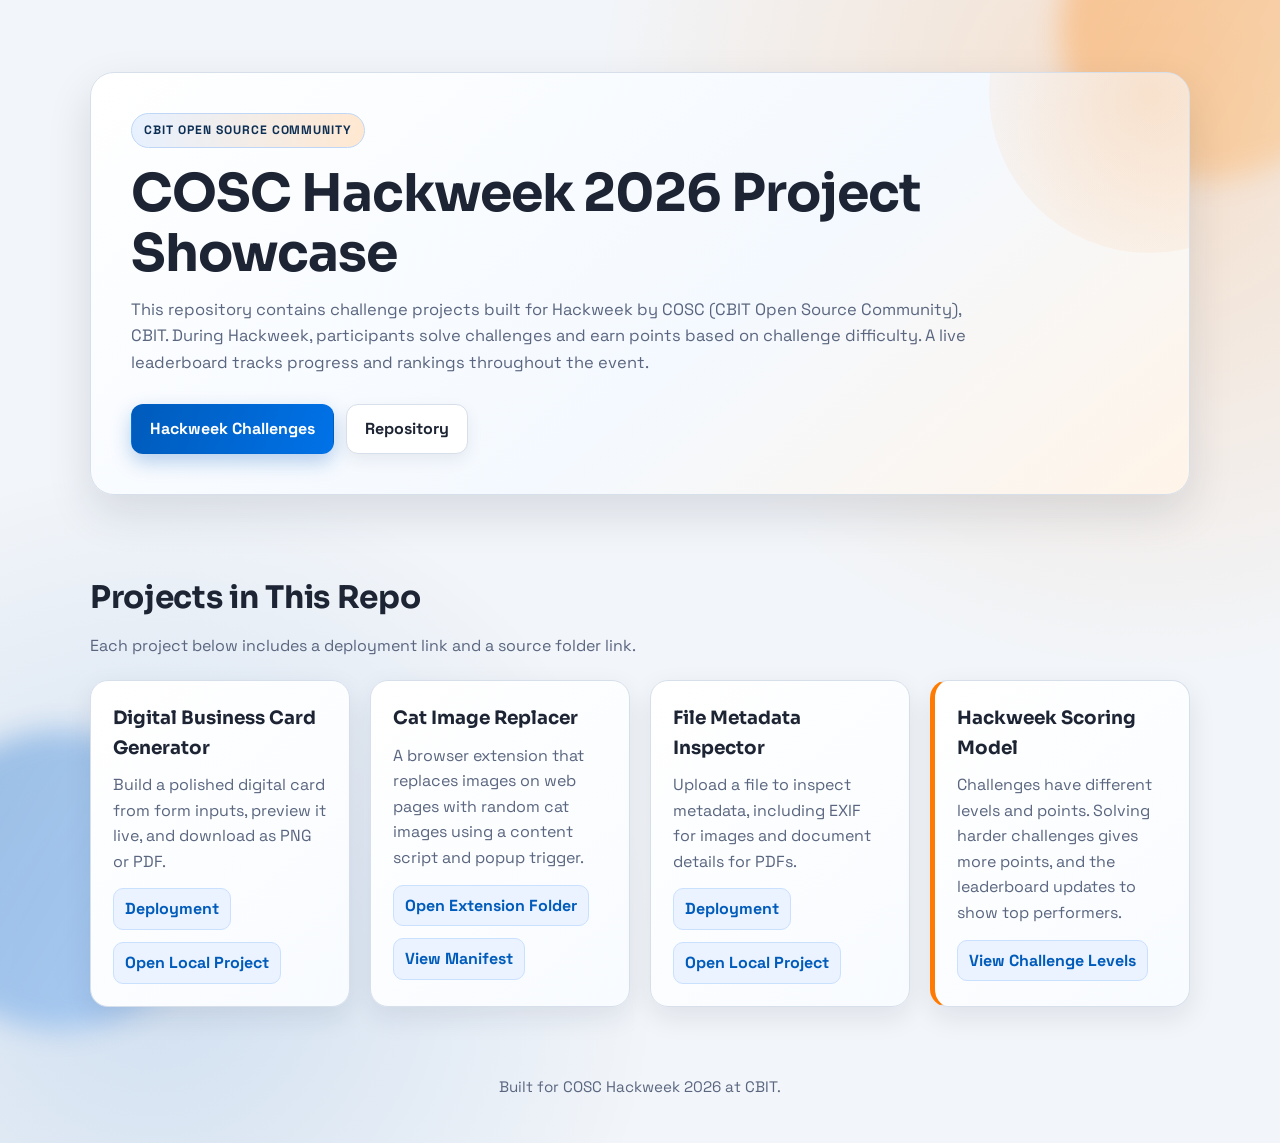
<file: index.html>
<!DOCTYPE html>
<html lang="en">
  <head>
    <meta charset="UTF-8" />
    <meta name="viewport" content="width=device-width, initial-scale=1.0" />
    <title>COSC Hackweek 2026 Projects</title>
    <link rel="preconnect" href="https://fonts.googleapis.com" />
    <link rel="preconnect" href="https://fonts.gstatic.com" crossorigin />
    <link
      href="https://fonts.googleapis.com/css2?family=Space+Grotesk:wght@400;500;700&family=Sora:wght@500;600;700&display=swap"
      rel="stylesheet"
    />
    <style>
      :root {
        --bg: #f2f5f9;
        --surface: #ffffff;
        --surface-tint: #f8fbff;
        --text: #1d2433;
        --muted: #5a667f;
        --accent: #005bbb;
        --accent-soft: #eaf3ff;
        --accent-2: #ff7a00;
        --border: #d7dfeb;
        --shadow-lg: 0 18px 45px rgba(20, 33, 61, 0.12);
        --shadow-md: 0 10px 28px rgba(20, 33, 61, 0.09);
      }

      * {
        box-sizing: border-box;
      }

      body {
        margin: 0;
        font-family: "Space Grotesk", "Segoe UI", Tahoma, Geneva, Verdana, sans-serif;
        color: var(--text);
        background:
          radial-gradient(circle at 90% 10%, rgba(255, 122, 0, 0.18), transparent 36%),
          radial-gradient(circle at 12% 85%, rgba(0, 91, 187, 0.14), transparent 34%),
          var(--bg);
        line-height: 1.6;
        min-height: 100vh;
        overflow-x: hidden;
      }

      body::before,
      body::after {
        content: "";
        position: fixed;
        width: 300px;
        height: 300px;
        border-radius: 50%;
        z-index: -1;
        filter: blur(14px);
        opacity: 0.33;
      }

      body::before {
        top: -120px;
        right: -80px;
        background: linear-gradient(120deg, #ff7a00, #ffba66);
      }

      body::after {
        bottom: -130px;
        left: -90px;
        background: linear-gradient(120deg, #005bbb, #5fa6ff);
      }

      .container {
        width: min(1100px, 92%);
        margin: 0 auto;
      }

      header {
        padding: 72px 0 26px;
      }

      .hero {
        position: relative;
        overflow: hidden;
        background: linear-gradient(140deg, #ffffff, #f4f9ff 58%, #fff4e8);
        border: 1px solid var(--border);
        border-radius: 24px;
        box-shadow: var(--shadow-lg);
        padding: 40px;
      }

      .hero::after {
        content: "";
        position: absolute;
        width: 320px;
        height: 320px;
        border-radius: 50%;
        background: radial-gradient(circle, rgba(255, 122, 0, 0.18), rgba(255, 122, 0, 0));
        right: -120px;
        top: -140px;
        pointer-events: none;
      }

      .badge {
        display: inline-block;
        font-size: 0.76rem;
        letter-spacing: 0.08em;
        text-transform: uppercase;
        color: #0d2f54;
        background: linear-gradient(90deg, #e7f1ff, #ffe8d1);
        border-radius: 999px;
        border: 1px solid #bfd6f7;
        padding: 7px 12px;
        margin-bottom: 16px;
        font-weight: 700;
      }

      h1 {
        font-family: "Sora", "Space Grotesk", sans-serif;
        font-size: clamp(2rem, 4.6vw, 3.25rem);
        line-height: 1.14;
        margin: 0 0 14px;
        letter-spacing: -0.02em;
      }

      .hero p {
        max-width: 76ch;
        color: var(--muted);
        margin: 0;
        font-size: 1.03rem;
      }

      .hero-links {
        margin-top: 28px;
        display: flex;
        flex-wrap: wrap;
        gap: 12px;
      }

      .btn {
        display: inline-block;
        text-decoration: none;
        font-weight: 700;
        border-radius: 12px;
        padding: 11px 18px;
        border: 1px solid transparent;
        transition: transform 0.2s ease, box-shadow 0.2s ease, background 0.2s ease;
      }

      .btn-primary {
        color: #ffffff;
        background: linear-gradient(110deg, var(--accent), #0072e8);
        box-shadow: 0 8px 20px rgba(0, 91, 187, 0.28);
      }

      .btn-secondary {
        color: var(--text);
        background: var(--surface);
        border-color: var(--border);
        box-shadow: 0 6px 16px rgba(20, 33, 61, 0.08);
      }

      .btn:hover {
        transform: translateY(-2px);
      }

      main {
        padding: 22px 0 58px;
      }

      section {
        margin-top: 30px;
      }

      h2 {
        margin: 0 0 10px;
        font-family: "Sora", "Space Grotesk", sans-serif;
        font-size: clamp(1.35rem, 2.6vw, 1.95rem);
        letter-spacing: -0.01em;
      }

      .section-intro {
        color: var(--muted);
        margin: 0 0 22px;
      }

      .grid {
        display: grid;
        grid-template-columns: repeat(auto-fit, minmax(260px, 1fr));
        gap: 20px;
      }

      .card {
        background: linear-gradient(140deg, var(--surface), var(--surface-tint));
        border: 1px solid var(--border);
        border-radius: 18px;
        box-shadow: var(--shadow-md);
        padding: 22px;
        transition: transform 0.22s ease, box-shadow 0.22s ease, border-color 0.22s ease;
      }

      .card:hover {
        transform: translateY(-6px);
        box-shadow: 0 18px 40px rgba(20, 33, 61, 0.16);
        border-color: #c3d5ee;
      }

      .card h3 {
        margin-top: 0;
        margin-bottom: 10px;
        font-family: "Sora", "Space Grotesk", sans-serif;
        font-size: 1.15rem;
      }

      .card p {
        margin: 0 0 14px;
        color: var(--muted);
      }

      .card-links {
        display: flex;
        gap: 12px;
        flex-wrap: wrap;
      }

      .card-links a {
        text-decoration: none;
        font-weight: 700;
        color: var(--accent);
        background: var(--accent-soft);
        border: 1px solid #cae0ff;
        border-radius: 10px;
        padding: 7px 11px;
        transition: background 0.2s ease, transform 0.2s ease;
      }

      .card-links a:hover {
        background: #dcecff;
        transform: translateY(-1px);
      }

      .points-box {
        border-left: 5px solid var(--accent-2);
      }

      footer {
        padding: 10px 0 44px;
        color: var(--muted);
        font-size: 0.95rem;
        text-align: center;
      }

      @media (max-width: 800px) {
        header {
          padding-top: 56px;
        }

        .hero {
          padding: 30px;
        }

        .hero p {
          font-size: 0.99rem;
        }
      }

      @media (max-width: 640px) {
        .hero {
          padding: 24px;
        }

        .hero-links,
        .card-links {
          gap: 10px;
        }

        .btn,
        .card-links a {
          width: 100%;
          text-align: center;
        }
      }
    </style>
  </head>
  <body>
    <header>
      <div class="container">
        <div class="hero">
          <span class="badge">CBIT Open Source Community</span>
          <h1>COSC Hackweek 2026 Project Showcase</h1>
          <p>
            This repository contains challenge projects built for Hackweek by COSC
            (CBIT Open Source Community), CBIT. During Hackweek, participants solve
            challenges and earn points based on challenge difficulty. A live
            leaderboard tracks progress and rankings throughout the event.
          </p>
          <div class="hero-links">
            <a
              class="btn btn-primary"
              href="https://coschackweek.vercel.app/challenges"
              target="_blank"
              rel="noopener noreferrer"
              >Hackweek Challenges</a
            >
            <a
              class="btn btn-secondary"
              href="https://github.com/Dilip-Reddymalla/COSC_Hackweek_2026"
              target="_blank"
              rel="noopener noreferrer"
              >Repository</a
            >
          </div>
        </div>
      </div>
    </header>

    <main>
      <div class="container">
        <section>
          <h2>Projects in This Repo</h2>
          <p class="section-intro">
            Each project below includes a deployment link and a source folder link.
          </p>

          <div class="grid">
            <article class="card">
              <h3>Digital Business Card Generator</h3>
              <p>
                Build a polished digital card from form inputs, preview it live,
                and download as PNG or PDF.
              </p>
              <div class="card-links">
                <a
                  href="https://dilip-reddymalla.github.io/COSC_Hackweek_2026/card-generator/"
                  target="_blank"
                  rel="noopener noreferrer"
                  >Deployment</a
                >
                <a
                  href="./card-generator/index.html"
                  target="_blank"
                  rel="noopener noreferrer"
                  >Open Local Project</a
                >
              </div>
            </article>

              <article class="card">
                <h3>Cat Image Replacer</h3>
                <p>
                  A browser extension that replaces images on web pages with random
                  cat images using a content script and popup trigger.
                </p>
                <div class="card-links">
                  <a
                    href="./cat-image-replacer/"
                    target="_blank"
                    rel="noopener noreferrer"
                    >Open Extension Folder</a
                  >
                  <a
                    href="./cat-image-replacer/manifest.json"
                    target="_blank"
                    rel="noopener noreferrer"
                    >View Manifest</a
                  >
                </div>
              </article>

            <article class="card">
              <h3>File Metadata Inspector</h3>
              <p>
                Upload a file to inspect metadata, including EXIF for images and
                document details for PDFs.
              </p>
              <div class="card-links">
                <a
                  href="https://dilip-reddymalla.github.io/COSC_Hackweek_2026/file-metadata-inspector/"
                  target="_blank"
                  rel="noopener noreferrer"
                  >Deployment</a
                >
                <a
                  href="./file-metadata-inspector/index.html"
                  target="_blank"
                  rel="noopener noreferrer"
                  >Open Local Project</a
                >
              </div>
            </article>

            <article class="card points-box">
              <h3>Hackweek Scoring Model</h3>
              <p>
                Challenges have different levels and points. Solving harder
                challenges gives more points, and the leaderboard updates to show
                top performers.
              </p>
              <div class="card-links">
                <a
                  href="https://coschackweek.vercel.app/challenges"
                  target="_blank"
                  rel="noopener noreferrer"
                  >View Challenge Levels</a
                >
              </div>
            </article>
          </div>
        </section>
      </div>
    </main>

    <footer>
      <div class="container">
        Built for COSC Hackweek 2026 at CBIT.
      </div>
    </footer>
  </body>
</html>
</file>
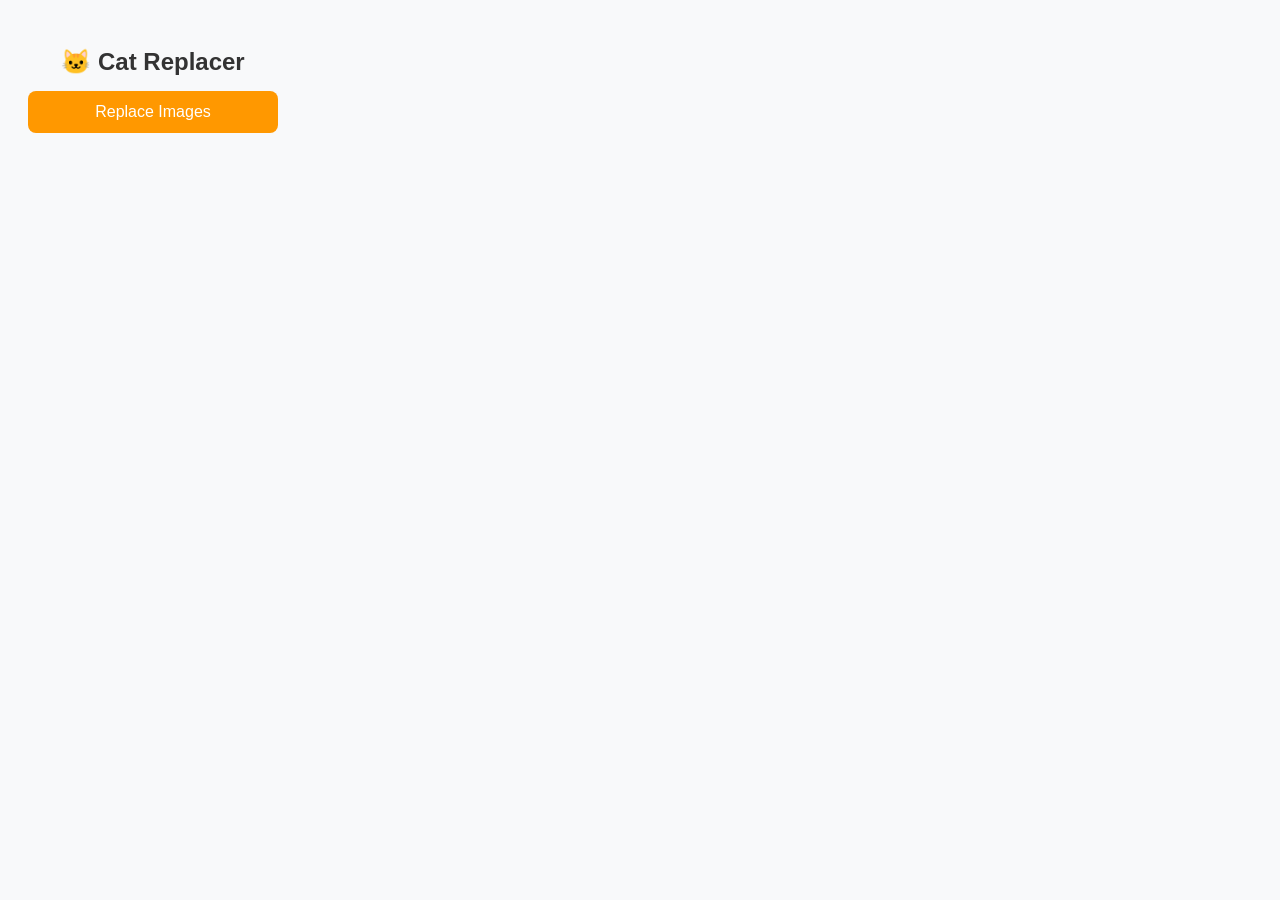
<file: cat-image-replacer/popup.html>
<!DOCTYPE html>
<html lang="en">
<head>
    <meta charset="UTF-8">
    <title>Cat Replacer</title>

    <style>
        body {
            width: 250px;
            padding: 20px;
            font-family: Arial, sans-serif;
            background: #f8f9fa;
            text-align: center;
        }

        h2 {
            margin-bottom: 15px;
            color: #333;
        }

        button {
            width: 100%;
            padding: 12px;
            border: none;
            border-radius: 8px;
            background: #ff9800;
            color: white;
            font-size: 16px;
            cursor: pointer;
        }

        button:hover {
            background: #f57c00;
        }
    </style>
</head>
<body>

<h2>🐱 Cat Replacer</h2>

<button id="replaceBtn">
    Replace Images
</button>

<script src="popup.js"></script>

</body>
</html>
</file>
